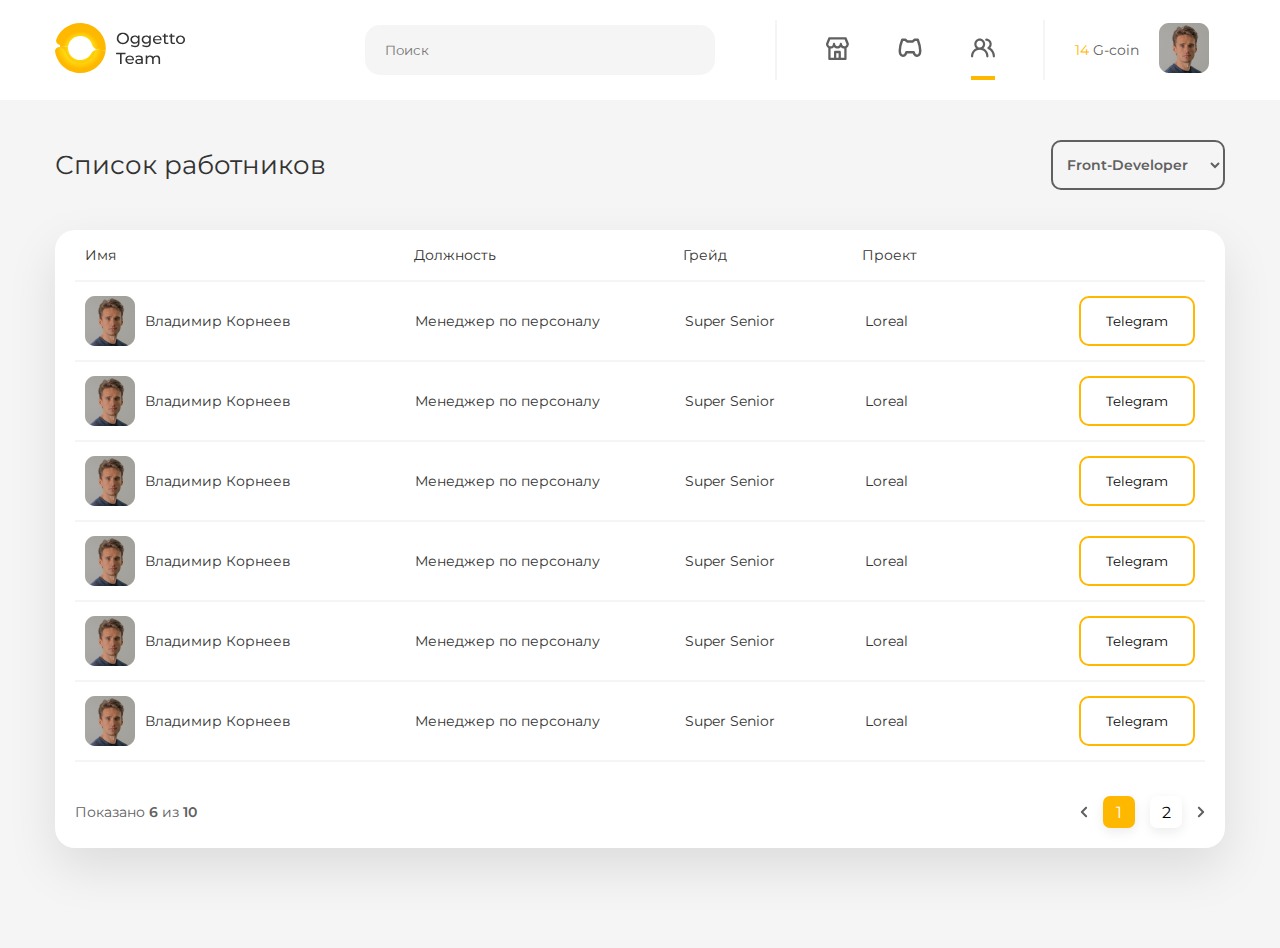
<file: index.html>
<!DOCTYPE html>
<html lang="en">
<head>
    <meta charset="UTF-8">
    <meta http-equiv="X-UA-Compatible" content="IE=edge">
    <meta name="viewport" content="width=device-width, initial-scale=1.0">
    <link rel="stylesheet" href="css/style.css">
    <title>Oggetto</title>
</head>
<body>
    <div class="wrapper">

        <header class="header">
            <div class="container-header">

                <a href="index.html" class="desktop"><img src="img/Logo.svg" alt="" id="logo-pic"></a>
                <input type="text" class="container-header__search search" placeholder="Поиск">
                <nav class="container-header__nav nav-icons">
                    <a href="store.html" ><img src="img/Shop.svg" alt=""></a>
                    <a href="game.html" ><img src="img/Game.svg" alt=""></a>
                    <a href="index.html" class="active-page-link"><img src="img/Users.svg" alt=""></a>
                </nav>
                <div class="container-header__coin g-coin"><span>14</span> G-coin</div>
                <a href="userself.html" class="desktop"><img src="img/Face.png" alt="" id="face-pic"></a>

                <select name="filter-params" class="aside-general__select mobile">
                    <option value="Front-Developer">Front-Developer</option>
                    <option value="Back-Developer">Back-Developer</option>
                    <option value="design">Design</option>
                    <option value="Product-Manager">Product-Manager</option>
                </select>
            </div>
        </header>

        <main class="main-block">
            <section class="main-block__aside aside-general">

                <div class="aside-general__text aside-text">Список работников</div>

                <select name="filter-params" class="aside-general__select">
                    <option value="Front-Developer">Front-Developer</option>
                    <option value="Back-Developer">Back-Developer</option>
                    <option value="design">Design</option>
                    <option value="Product-Manager">Product-Manager</option>
                </select>

            </section>

            <!-- Пользователи список -->
            <section class="main-block__users-section users-section">
                <div class="users-section__titles titles-users">
                    <div class="titles-users__text name-title">Имя</div>
                    <div class="titles-users__text post-title">Должность</div>
                    <div class="titles-users__text grade-title">Грейд</div>
                    <div class="titles-users__text">Проект</div>
                </div>
                <div class="user-line-box">
                    <div class="user-line">
                        <img src="img/Face.png" alt="">
                        <div class="user-line__text-box">
                            <div class="user-line__text user-name"><a href="user.html">Владимир Корнеев</a></div>
                            <div class="user-line__text user-post">Менеджер по персоналу</div>
                            <div class="user-line__text user-grage">Super Senior</div>
                            <div class="user-line__text user-project">Loreal</div>
                        </div>
                        <div class="grow-container"></div>
                        <button class="user-line__button"><span>Telegram</span><img src="img/telegram.svg" alt=""></button>
                    </div>
                    <div class="user-line">
                        <img src="img/Face.png" alt="">
                        <div class="user-line__text-box">
                            <div class="user-line__text user-name"><a href="user.html">Владимир Корнеев</a></div>
                            <div class="user-line__text user-post">Менеджер по персоналу</div>
                            <div class="user-line__text user-grage">Super Senior</div>
                            <div class="user-line__text user-project">Loreal</div>
                        </div>
                        <div class="grow-container"></div>
                        <button class="user-line__button"><span>Telegram</span><img src="img/telegram.svg" alt=""></button>
                    </div>
                    <div class="user-line">
                        <img src="img/Face.png" alt="">
                        <div class="user-line__text-box">
                            <div class="user-line__text user-name"><a href="user.html">Владимир Корнеев</a></div>
                            <div class="user-line__text user-post">Менеджер по персоналу</div>
                            <div class="user-line__text user-grage">Super Senior</div>
                            <div class="user-line__text user-project">Loreal</div>
                        </div>
                        <div class="grow-container"></div>
                        <button class="user-line__button"><span>Telegram</span><img src="img/telegram.svg" alt=""></button>
                    </div>
                    <div class="user-line">
                        <img src="img/Face.png" alt="">
                        <div class="user-line__text-box">
                            <div class="user-line__text user-name"><a href="user.html">Владимир Корнеев</a></div>
                            <div class="user-line__text user-post">Менеджер по персоналу</div>
                            <div class="user-line__text user-grage">Super Senior</div>
                            <div class="user-line__text user-project">Loreal</div>
                        </div>
                        <div class="grow-container"></div>
                        <button class="user-line__button"><span>Telegram</span><img src="img/telegram.svg" alt=""></button>
                    </div>
                    <div class="user-line">
                        <img src="img/Face.png" alt="">
                        <div class="user-line__text-box">
                            <div class="user-line__text user-name"><a href="user.html">Владимир Корнеев</a></div>
                            <div class="user-line__text user-post">Менеджер по персоналу</div>
                            <div class="user-line__text user-grage">Super Senior</div>
                            <div class="user-line__text user-project">Loreal</div>
                        </div>
                        <div class="grow-container"></div>
                        <button class="user-line__button"><span>Telegram</span><img src="img/telegram.svg" alt=""></button>
                    </div>
                    <div class="user-line">
                        <img src="img/Face.png" alt="">
                        <div class="user-line__text-box">
                            <div class="user-line__text user-name"><a href="user.html">Владимир Корнеев</a></div>
                            <div class="user-line__text user-post">Менеджер по персоналу</div>
                            <div class="user-line__text user-grage">Super Senior</div>
                            <div class="user-line__text user-project">Loreal</div>
                        </div>
                        <div class="grow-container"></div>
                        <button class="user-line__button"><span>Telegram</span><img src="img/telegram.svg" alt=""></button>
                    </div>
                    <div class="user-line mobile">
                        <img src="img/Face.png" alt="">
                        <div class="user-line__text-box">
                            <div class="user-line__text user-name"><a href="user.html">Владимир Корнеев</a></div>
                            <div class="user-line__text user-post">Менеджер по персоналу</div>
                            <div class="user-line__text user-grage">Super Senior</div>
                            <div class="user-line__text user-project">Loreal</div>
                        </div>
                        <div class="grow-container"></div>
                        <button class="user-line__button"><span>Telegram</span><img src="img/telegram.svg" alt=""></button>
                    </div>
                    <div class="user-line mobile">
                        <img src="img/Face.png" alt="">
                        <div class="user-line__text-box">
                            <div class="user-line__text user-name"><a href="user.html">Владимир Корнеев</a></div>
                            <div class="user-line__text user-post">Менеджер по персоналу</div>
                            <div class="user-line__text user-grage">Super Senior</div>
                            <div class="user-line__text user-project">Loreal</div>
                        </div>
                        <div class="grow-container"></div>
                        <button class="user-line__button"><span>Telegram</span><img src="img/telegram.svg" alt=""></button>
                    </div>
                    <div class="user-line mobile">
                        <img src="img/Face.png" alt="">
                        <div class="user-line__text-box">
                            <div class="user-line__text user-name"><a href="user.html">Владимир Корнеев</a></div>
                            <div class="user-line__text user-post">Менеджер по персоналу</div>
                            <div class="user-line__text user-grage">Super Senior</div>
                            <div class="user-line__text user-project">Loreal</div>
                        </div>
                        <div class="grow-container"></div>
                        <button class="user-line__button"><span>Telegram</span><img src="img/telegram.svg" alt=""></button>
                    </div>
                    
                    
                </div>

                <!-- счетчик страниц -->
                <div class="users-section__pages pages-aside">
                    <div class="pages-aside__text ">Показано <span>6</span> из <span>10</span></div>
                    <div class="pages-aside__box">
                        <img src="img/left-arrow.svg" alt="">
                        <a href="index.html"><div class="box-pages__number page-active">1</div></a>
                        <a href="index2.html"><div class="box-pages__number">2</div></a>                        
                        <img src="img/right-arrow.svg" alt="">
                    </div>
                </div> 
            </section>

            <!-- Навигация мобильная -->
            <section class="main-block__nav nav-mobile">
                <nav class="nav-mobile__nav nav-icons">
                    <a href="index.html" class="active-page-link"><img src="img/Users.svg" alt=""></a>
                    <a href="store.html" ><img src="img/Shop.svg" alt=""></a>
                    <a href="game.html" ><img src="img/Game.svg" alt=""></a>
                    <a href="userself.html" ><img src="img/mypage.svg" alt=""></a>
                </nav>
            </section>
        </main>
    </div>
</body>
</html>
</file>
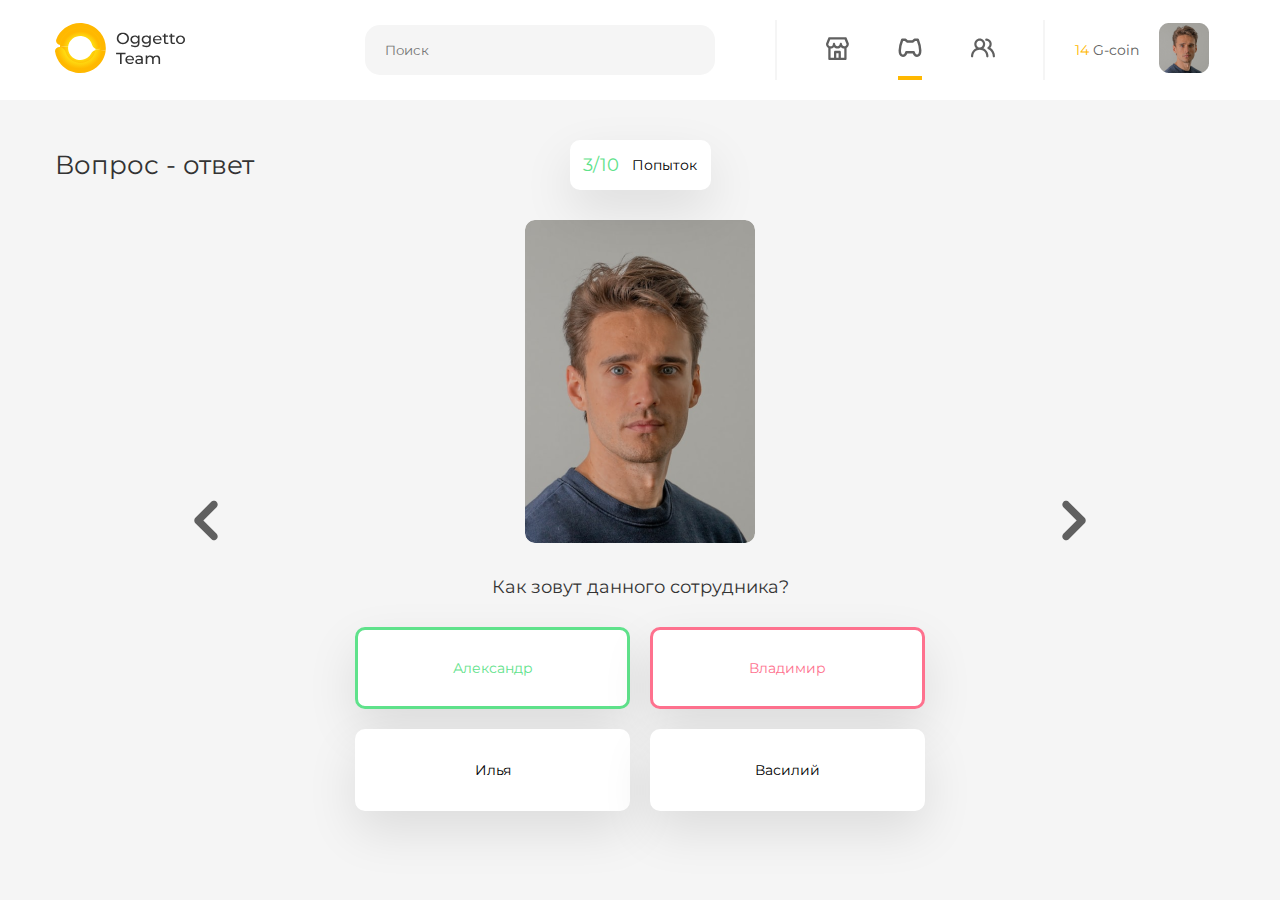
<file: game.html>
<!DOCTYPE html>
<html lang="en">
<head>
    <meta charset="UTF-8">
    <meta http-equiv="X-UA-Compatible" content="IE=edge">
    <meta name="viewport" content="width=device-width, initial-scale=1.0">

    <link rel="stylesheet" href="css/game.css">
    <link rel="stylesheet" href="css/style.css">
    <title>Oggetto</title>
</head>
<body>
    <div class="wrapper">
        <header class="header">
            <div class="container-header">

                <a href="index.html"><img src="img/Logo.svg" alt="" id="logo-pic"></a>
                <input type="text" class="container-header__search search" placeholder="Поиск">
                <nav class="container-header__nav nav-icons">
                    <a href="store.html" ><img src="img/Shop.svg" alt=""></a>
                    <a href="game.html" class="active-page-link"><img src="img/Game.svg" alt=""></a>
                    <a href="index.html"><img src="img/Users.svg" alt=""></a>
                </nav>
                <div class="container-header__coin g-coin"><span>14</span> G-coin</div>
                <a href="userself.html"><img src="img/Face.png" alt="" id="face-pic"></a>
            </div>
        </header>

        <main class="main-block">

            <section class="main-block__game-aside aside-game">

                <div class="aside-text">Вопрос - ответ</div>
                <div class="aside-game__box">
                    <div class="aside-game__amount tasks-amount"><span>3/10</span> Попыток</div>
                </div>

            </section>

            <section class="main-block__picture user-picture">
                <img src="img/left-arrow.svg" alt="" class="arrow-game-pic">
                <img src="img/Face-big.png" alt="" class="face-big-pic">
                <a href="game2.html"><img src="img/right-arrow.svg" alt="" class="arrow-game-pic"></a>
            </section>

            <section class="main-block__answers answers-game">

                <div class="answers-game__text topic-text">Как зовут данного сотрудника?</div>
                <div class="answers-game__box container-unit">
                    <div class="container-unit__block answer-text right-answer">Александр</div>
                    <div class="container-unit__block answer-text wrong-answer">Владимир</div>
                    <div class="container-unit__block answer-text">Илья</div>
                    <div class="container-unit__block answer-text">Василий</div>
                </div>

            </section>

            <section class="main-block__nav nav-mobile">
                <nav class="nav-mobile__nav nav-icons">
                    <a href="index.html" ><img src="img/Users.svg" alt=""></a>
                    <a href="store.html" ><img src="img/Shop.svg" alt=""></a>
                    <a href="game.html" class="active-page-link"><img src="img/Game.svg" alt=""></a>
                    <a href="userself.html" ><img src="img/mypage.svg" alt=""></a>
                </nav>
            </section>
        </main>
    </div>



</body>
</html>
</file>
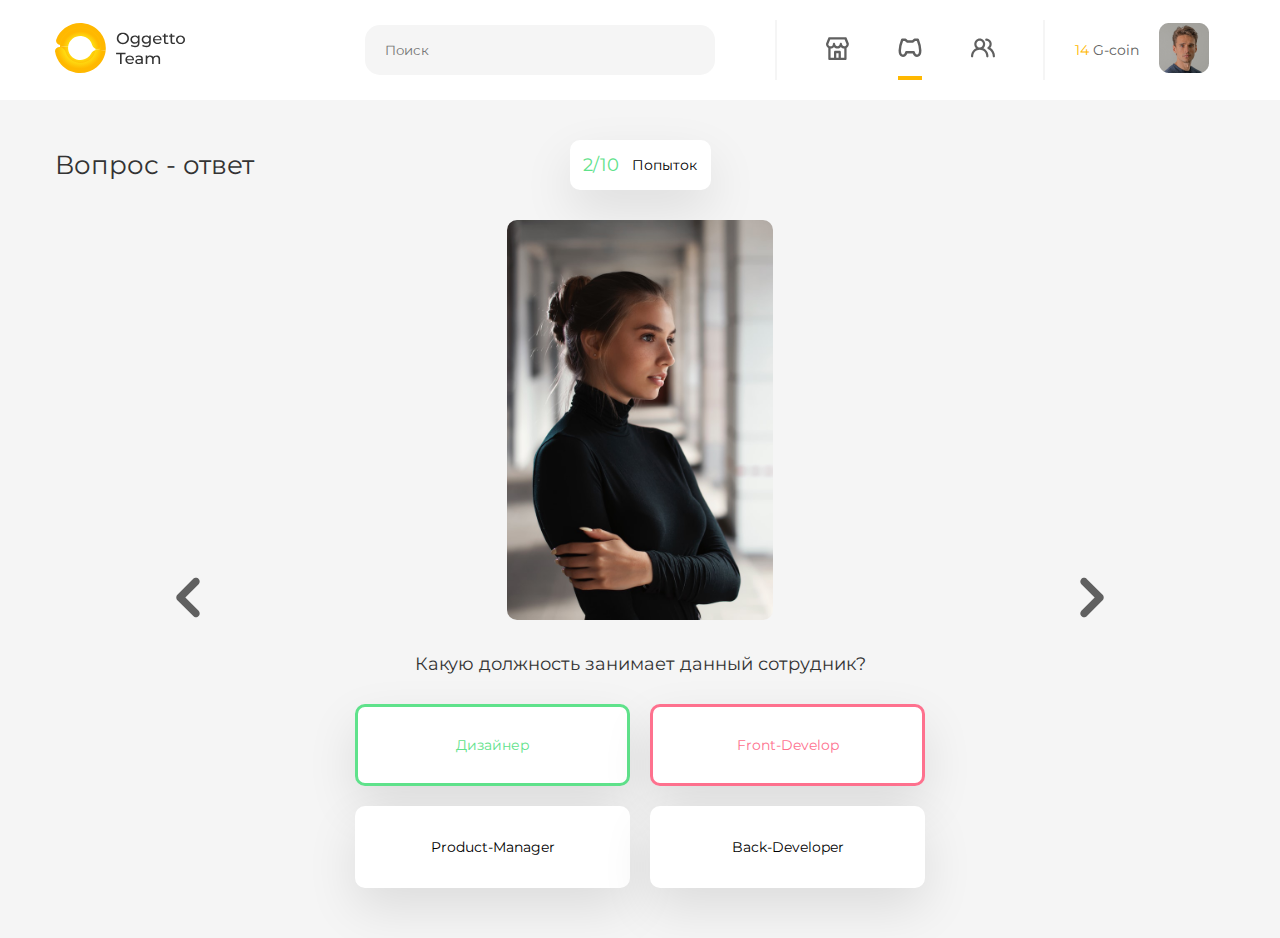
<file: game2.html>
<!DOCTYPE html>
<html lang="en">
<head>
    <meta charset="UTF-8">
    <meta http-equiv="X-UA-Compatible" content="IE=edge">
    <meta name="viewport" content="width=device-width, initial-scale=1.0">
    <link rel="stylesheet" href="css/game.css">
    <link rel="stylesheet" href="css/style.css">
    <title>Oggetto</title>
</head>
<body>
    <div class="wrapper">
        <header class="header">
            <div class="container-header">

                <a href="index.html"><img src="img/Logo.svg" alt="" id="logo-pic"></a>
                <input type="text" class="container-header__search search" placeholder="Поиск">
                <nav class="container-header__nav nav-icons">
                    <a href="store.html" ><img src="img/Shop.svg" alt=""></a>
                    <a href="game.html" class="active-page-link"><img src="img/Game.svg" alt=""></a>
                    <a href="index.html"><img src="img/Users.svg" alt=""></a>
                </nav>
                <div class="container-header__coin g-coin"><span>14</span> G-coin</div>
                <a href="userself.html"><img src="img/Face.png" alt="" id="face-pic"></a>
            </div>
        </header>

        <main class="main-block">

            <section class="main-block__game-aside aside-game">

                <div class="aside-text">Вопрос - ответ</div>
                <div class="aside-game__box">
                    <div class="aside-game__amount tasks-amount"><span>2/10</span> Попыток</div>
                </div>

            </section>

            <section class="main-block__picture user-picture">
                <a href="game.html"><img src="img/left-arrow.svg" alt="" class="arrow-game-pic"></a>
                <img src="img/girl.jpg" alt="" class="face-big-pic">
                <img src="img/right-arrow.svg" alt="" class="arrow-game-pic">
            </section>

            <section class="main-block__answers answers-game">

                <div class="answers-game__text topic-text">Какую должность занимает данный сотрудник?</div>
                <div class="answers-game__box container-unit">
                    <div class="container-unit__block answer-text right-answer">Дизайнер</div>
                    <div class="container-unit__block answer-text wrong-answer">Front-Develop</div>
                    <div class="container-unit__block answer-text">Product-Manager</div>
                    <div class="container-unit__block answer-text">Back-Developer</div>
                </div>

            </section>

            <!-- Мобилка навигация -->
            <section class="main-block__nav nav-mobile">
                <nav class="nav-mobile__nav nav-icons">
                    <a href="index.html" ><img src="img/Users.svg" alt=""></a>
                    <a href="store.html" ><img src="img/Shop.svg" alt=""></a>
                    <a href="game.html" class="active-page-link"><img src="img/Game.svg" alt=""></a>
                    <a href="userself.html" ><img src="img/mypage.svg" alt=""></a>
                </nav>
            </section>
        </main>
    </div>



</body>
</html>
</file>
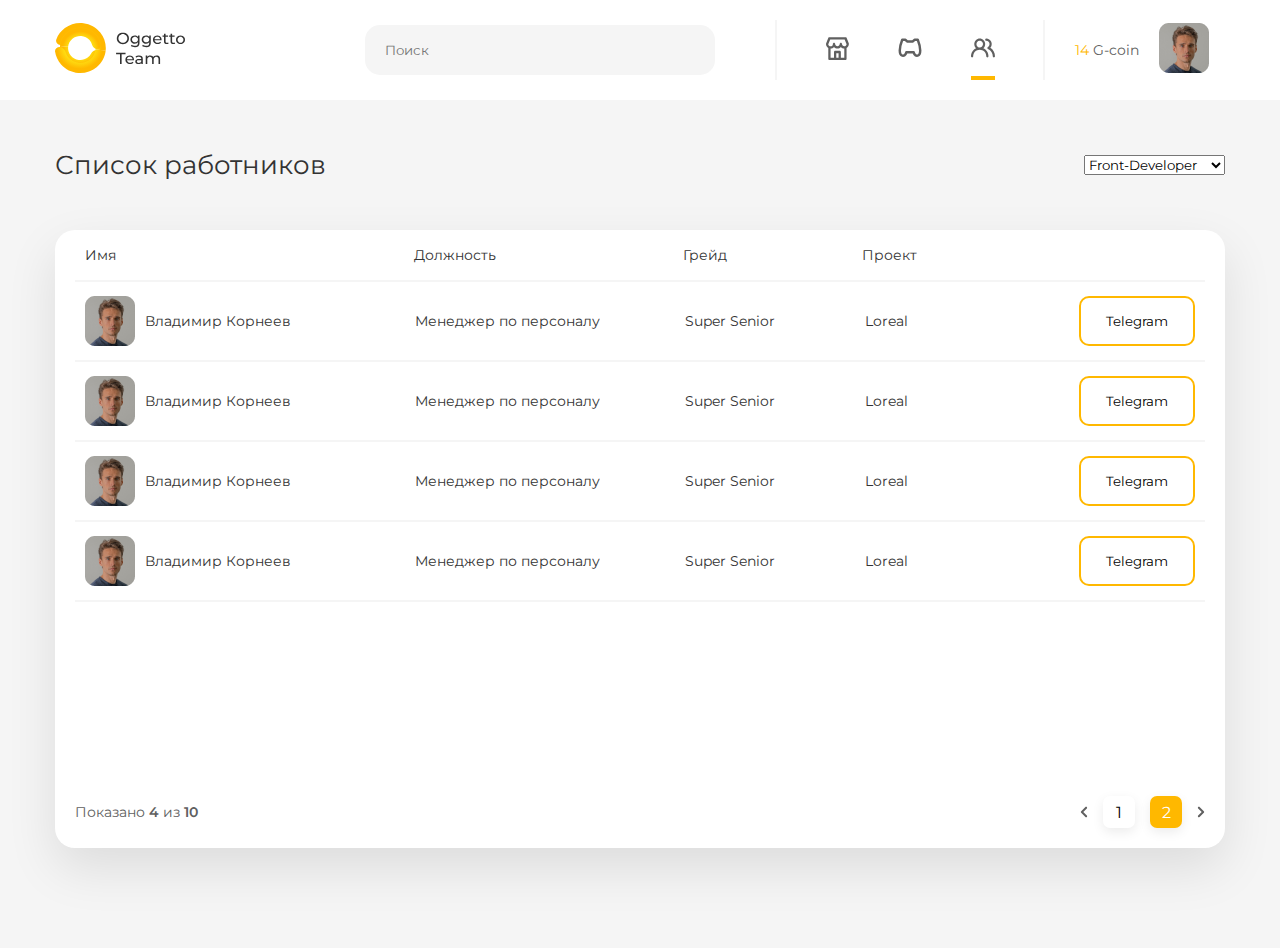
<file: index2.html>
<!DOCTYPE html>
<html lang="en">
<head>
    <meta charset="UTF-8">
    <meta http-equiv="X-UA-Compatible" content="IE=edge">
    <meta name="viewport" content="width=device-width, initial-scale=1.0">
    <link rel="stylesheet" href="css/style.css">
    <title>Oggetto</title>
</head>
<body>
    <div class="wrapper">

        <header class="header">
            <div class="container-header">

                <a href="index.html"><img src="img/Logo.svg" alt="" id="logo-pic"></a>
                <input type="text" class="container-header__search search" placeholder="Поиск">
                <nav class="container-header__nav nav-icons">
                    <a href="store.html" ><img src="img/Shop.svg" alt=""></a>
                    <a href="game.html" ><img src="img/Game.svg" alt=""></a>
                    <a href="index.html" class="active-page-link"><img src="img/Users.svg" alt=""></a>
                </nav>
                <div class="container-header__coin g-coin"><span>14</span> G-coin</div>
                <a href="userself.html"><img src="img/Face.png" alt="" id="face-pic"></a>
            </div>
        </header>

        <main class="main-block">
            <section class="main-block__aside aside-general">

                <div class="aside-general__text aside-text">Список работников</div>

                <select name="filter-params" id="aside-general__select">
                    <option value="Front-Developer">Front-Developer</option>
                    <option value="Back-Developer">Back-Developer</option>
                    <option value="design">Design</option>
                    <option value="Product-Manager">Product-Manager</option>
                </select>

            </section>

            <!-- Пользователи список -->
            <section class="main-block__users-section users-section">
                <div class="users-section__titles titles-users">
                    <div class="titles-users__text name-title">Имя</div>
                    <div class="titles-users__text post-title">Должность</div>
                    <div class="titles-users__text grade-title">Грейд</div>
                    <div class="titles-users__text">Проект</div>
                </div>
                <div class="user-line-box">
                    <div class="user-line">
                        <img src="img/Face.png" alt="">
                        <div class="user-line__text user-name"><a href="user.html">Владимир Корнеев</a></div>
                        <div class="user-line__text user-post">Менеджер по персоналу</div>
                        <div class="user-line__text user-grage">Super Senior</div>
                        <div class="user-line__text user-project">Loreal</div>
                        <div class="grow-container"></div>
                        <button class="user-line__button">Telegram</button>
                    </div>
                    <div class="user-line">
                        <img src="img/Face.png" alt="">
                        <div class="user-line__text user-name"><a href="user.html">Владимир Корнеев</a></div>
                        <div class="user-line__text user-post">Менеджер по персоналу</div>
                        <div class="user-line__text user-grage">Super Senior</div>
                        <div class="user-line__text user-project">Loreal</div>
                        <div class="grow-container"></div>
                        <button class="user-line__button">Telegram</button>
                    </div>
                    <div class="user-line">
                        <img src="img/Face.png" alt="">
                        <div class="user-line__text user-name"><a href="user.html">Владимир Корнеев</a></div>
                        <div class="user-line__text user-post">Менеджер по персоналу</div>
                        <div class="user-line__text user-grage">Super Senior</div>
                        <div class="user-line__text user-project">Loreal</div>
                        <div class="grow-container"></div>
                        <button class="user-line__button">Telegram</button>
                    </div>
                    <div class="user-line">
                        <img src="img/Face.png" alt="">
                        <div class="user-line__text user-name"><a href="user.html">Владимир Корнеев</a></div>
                        <div class="user-line__text user-post">Менеджер по персоналу</div>
                        <div class="user-line__text user-grage">Super Senior</div>
                        <div class="user-line__text user-project">Loreal</div>
                        <div class="grow-container"></div>
                        <button class="user-line__button">Telegram</button>
                    </div>
                   
                    
                </div>

                <div class="users-section__pages pages-aside">
                    <div class="pages-aside__text ">Показано <span>4</span> из <span>10</span></div>
                    <div class="pages-aside__box">
                        <img src="img/left-arrow.svg" alt="">
                        <a href="index.html"><div class="box-pages__number ">1</div></a>
                        <a href="index2.html"><div class="box-pages__number page-active">2</div></a>                         
                        <img src="img/right-arrow.svg" alt="">
                    </div>
                </div> 
            </section>
        </main>
    </div>
</body>
</html>
</file>
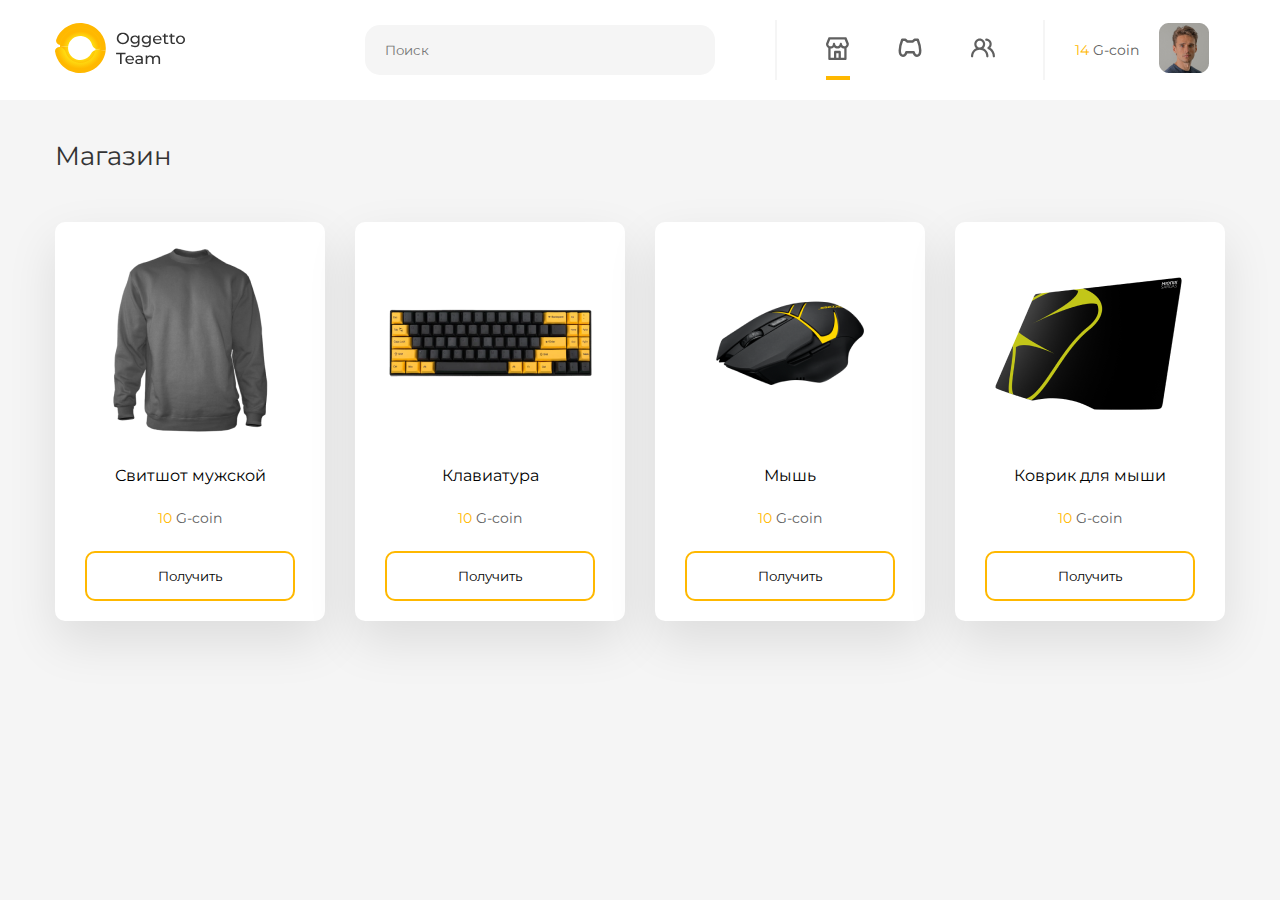
<file: store.html>
<!DOCTYPE html>
<html lang="en">
<head>
    <meta charset="UTF-8">
    <meta http-equiv="X-UA-Compatible" content="IE=edge">
    <meta name="viewport" content="width=device-width, initial-scale=1.0">
    <link rel="stylesheet" href="css/style.css">
    <link rel="stylesheet" href="css/store.css">
    <title>Document</title>
</head>
<body>
    
    <div class="wrapper">
        <header class="header">
            <div class="container-header">

                <a href="index.html"><img src="img/Logo.svg" alt="" id="logo-pic"></a>
                <input type="text" class="container-header__search search" placeholder="Поиск">
                <nav class="container-header__nav nav-icons">
                    <a href="store.html" class="active-page-link"><img src="img/Shop.svg" alt=""></a>
                    <a href="game.html" ><img src="img/Game.svg" alt=""></a>
                    <a href="index.html"><img src="img/Users.svg" alt=""></a>
                </nav>
                <div class="container-header__coin g-coin"><span>14</span> G-coin</div>
                <a href="userself.html"><img src="img/Face.png" alt="" id="face-pic"></a>
            </div>
        </header>

        <main class="main-block">
            <section class="main-block__store-aside aside-store">
                <div class="aside-text">Магазин</div>
            </section>

            <section class="card-container">

                <div class="card-container__card store-card">
                    <div class="store-card__pic ">
                        <img src="img/sweetshot.png" alt="">
                    </div>
                    <div>Свитшот мужской</div>
                    <div class="store-card__coin g-coin"><span>10</span> G-coin</div>
                    <button class="store-card__button">Получить</button>
                </div>
                <div class="card-container__card store-card">
                    <div class="store-card__pic ">
                        <img src="img/keybord.png" alt="">
                    </div>
                    <div>Клавиатура</div>
                    <div class="store-card__coin g-coin"><span>10</span> G-coin</div>
                    <button class="store-card__button">Получить</button>
                </div>
                <div class="card-container__card store-card">
                    <div class="store-card__pic ">
                        <img src="img/mouse.png" alt="">
                    </div>
                    <div>Мышь</div>
                    <div class="store-card__coin g-coin"><span>10</span> G-coin</div>
                    <button class="store-card__button">Получить</button>
                </div>
                <div class="card-container__card store-card">
                    <div class="store-card__pic ">
                        <img src="img/carpet.png" alt="">
                    </div>
                    <div>Коврик для мыши</div>
                    <div class="store-card__coin g-coin"><span>10</span> G-coin</div>
                    <button class="store-card__button">Получить</button>
                </div>


            </section>

            <!-- Навигация мобильная -->
            <section class="main-block__nav nav-mobile">
                <nav class="nav-mobile__nav nav-icons">
                    <a href="index.html" ><img src="img/Users.svg" alt=""></a>
                    <a href="store.html" class="active-page-link"><img src="img/Shop.svg" alt=""></a>
                    <a href="game.html" ><img src="img/Game.svg" alt=""></a>
                    <a href="userself.html" ><img src="img/mypage.svg" alt=""></a>
                </nav>
            </section>
        </main>
    </div>
</body>
</html>
</file>
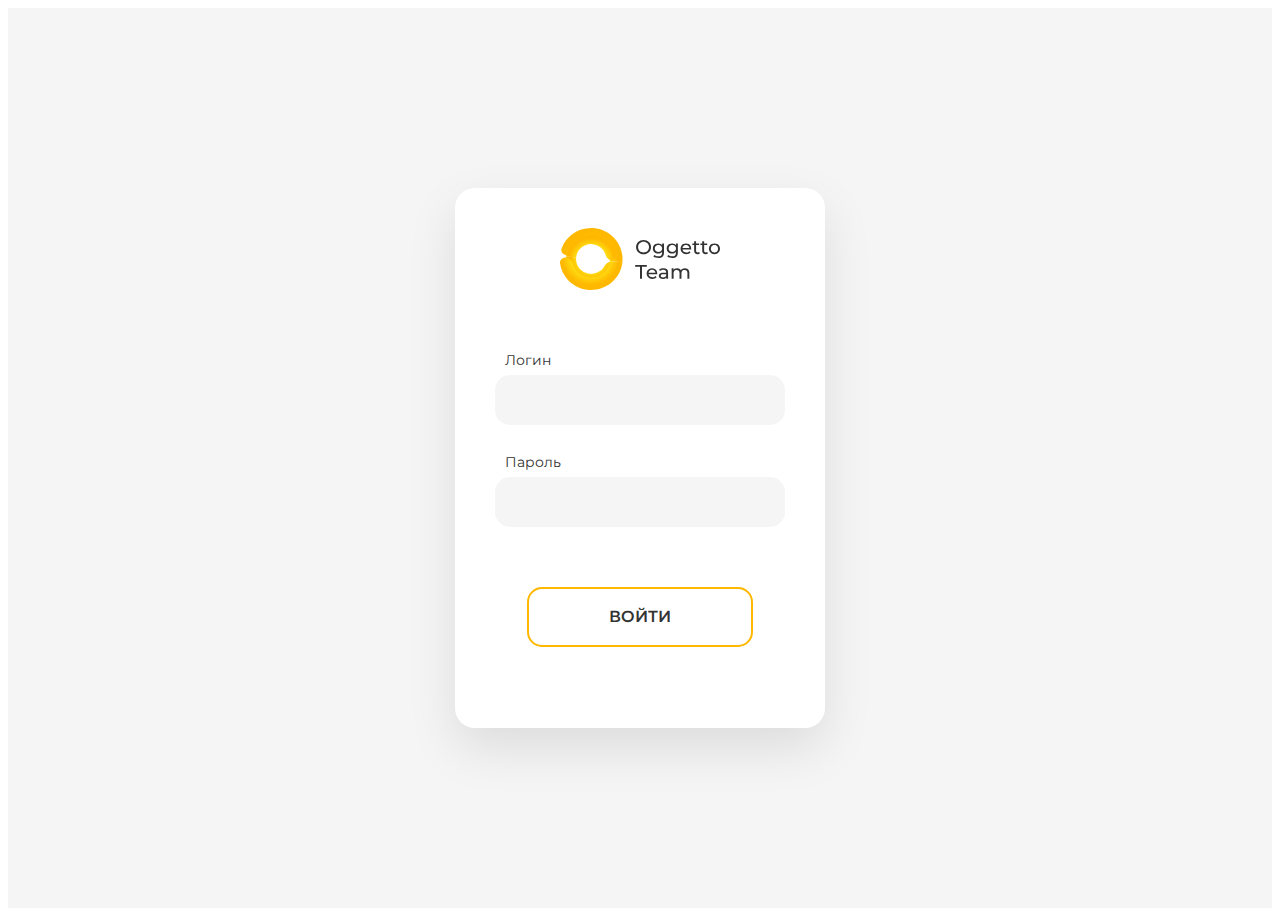
<file: strat.html>
<!DOCTYPE html>
<html lang="en">
<head>
    <meta charset="UTF-8">
    <meta http-equiv="X-UA-Compatible" content="IE=edge">
    <meta name="viewport" content="width=device-width, initial-scale=1.0">
    <link rel="stylesheet" href="css/start.css">
    <title>Oggetto</title>
</head>
<body>
    <div class="wrapper">

        <!-- белый прямоугольник  -->
        <section class="container">

            <!-- контейнер с лого оджетто -->
            <div class="container__logo logo-container">
                <img src="img/Logo.svg" alt="">
            </div>

            <div class="container__login input-box">
                <div class="input-box__text">Логин</div>
                <input type="text" class="input-box__input">
            </div>

            <div class="container__password input-box">
                <div class="input-box__text">Пароль</div>
                <input type="text" class="input-box__input">
            </div>

            <button class="container-button button-login"> ВОЙТИ </button>
            
        </section>
    </div>
</body>
</html>
</file>
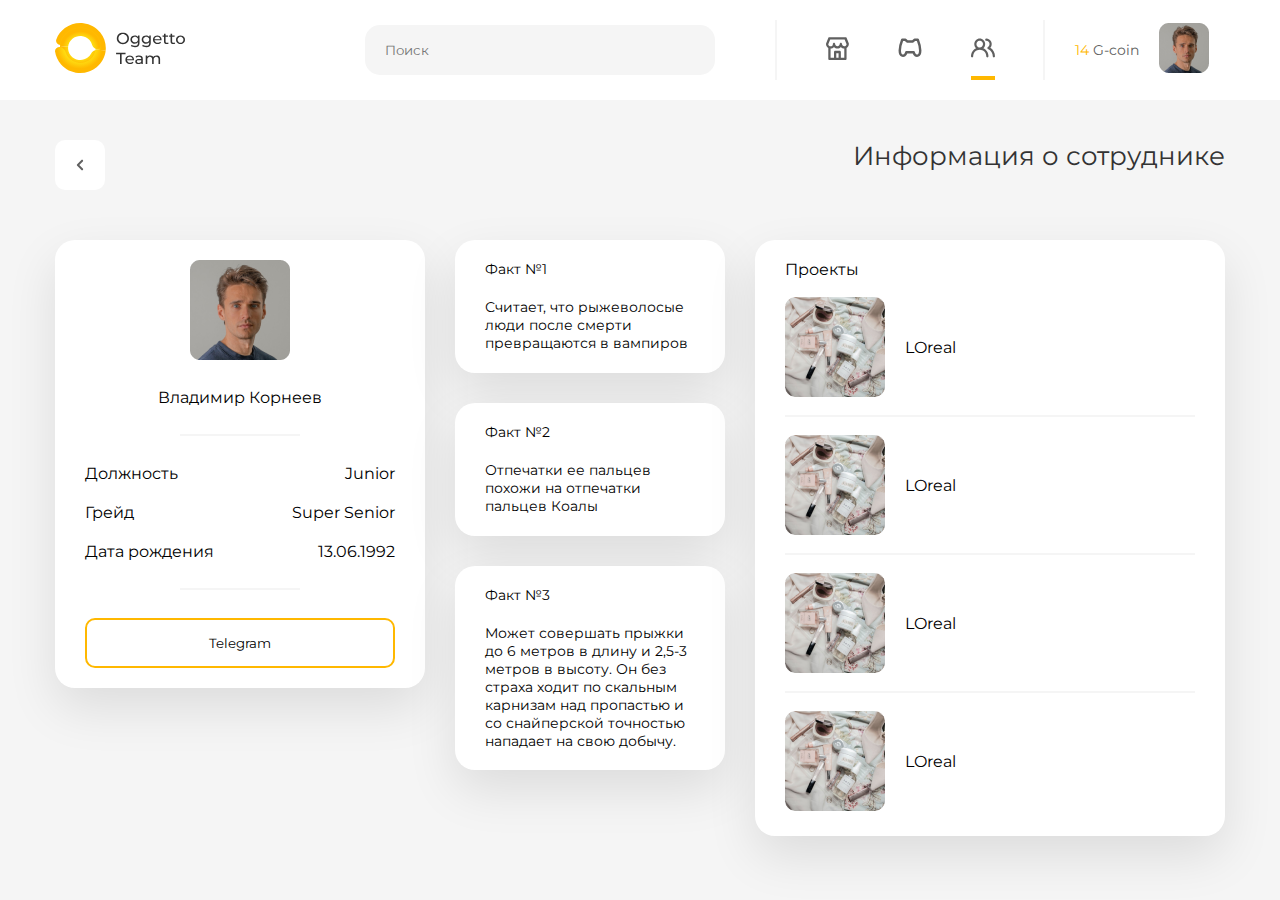
<file: user.html>
<!DOCTYPE html>
<html lang="en">
<head>
    <meta charset="UTF-8">
    <meta http-equiv="X-UA-Compatible" content="IE=edge">
    <meta name="viewport" content="width=device-width, initial-scale=1.0">
    <link rel="stylesheet" href="css/style.css">
    <link rel="stylesheet" href="css/user.css">
    <title>Document</title>
</head>
<body>

    <div class="wrapper">
        <header class="header">
            <div class="container-header">

                <a href="index.html"><img src="img/Logo.svg" alt="" id="logo-pic"></a>
                <input type="text" class="container-header__search search" placeholder="Поиск">
                <nav class="container-header__nav nav-icons">
                    <a href="store.html" ><img src="img/Shop.svg" alt=""></a>
                    <a href="game.html" ><img src="img/Game.svg" alt=""></a>
                    <a href="index.html" class="active-page-link"><img src="img/Users.svg" alt=""></a>
                </nav>
                <div class="container-header__coin g-coin"><span>14</span> G-coin</div>
                <a href="userself.html"><img src="img/Face.png" alt="" id="face-pic"></a>
            </div>
        </header>

        <main class="main-block">
            <section class="main-block__user-aside aside-user">
                <a href="index.html">
                    <div class="aside-user__back mobile">
                        <img src="img/left-arrow.svg" alt="">
                    </div>
                </a>
                <div class="aside-text">Информация о сотруднике</div>
            </section>

            <section class="main-block__user-info user-info-block">

                <div class="user-block__card card-user-box">
                    <img src="img/Face-1-1.png" alt="" class="card-user-box__picture">
                    <div>Владимир Корнеев</div>
                    <span class="short-line"></span>
                    <div class="card-user-box__form">

                        <div class="card-user-box__form-item">
                            <div>Должность</div>
                            <div>Junior</div>
                        </div>

                        <div class="card-user-box__form-item">
                            <div>Грейд</div>
                            <div>Super Senior</div>
                        </div>

                        <div class="card-user-box__form-item"> 
                            <div>Дата рождения</div>
                            <div>13.06.1992</div>
                        </div>

                    </div>
                    <span class="short-line"></span>
                    <button class="card-user-box__button">Telegram</button>
                </div>

                <div class="user-block__facts facts-block">
                    <div class="facts-block__fact">
                        <p>Факт №1</p>
                        <p>Считает, что рыжеволосые люди после смерти превращаются в вампиров</p>
                    </div>
                    <div class="facts-block__fact">
                        <p>Факт №2</p>
                        <p>Отпечатки ее пальцев похожи на отпечатки пальцев Коалы</p>
                    </div>
                    <div class="facts-block__fact">
                        <p>Факт №3</p>
                        <p>Может совершать прыжки до 6 метров в длину и 2,5-3 метров в высоту. Он без страха ходит по скальным карнизам над пропастью и со снайперской точностью нападает на свою добычу.</p>
                    </div>
                </div>

                <div class="user-block__projects projects-box">
                    <div>Проекты</div>
                    <div class="projects-box__img-text">
                        <img src="img/user-pic.png" alt="">
                        <div>LOreal</div>
                    </div>
                    <span class="long-line"></span>
                    <div class="projects-box__img-text">
                        <img src="img/user-pic.png" alt="">
                        <div>LOreal</div>
                    </div>
                    <span class="long-line"></span>
                    <div class="projects-box__img-text">
                        <img src="img/user-pic.png" alt="">
                        <div>LOreal</div>
                    </div>
                    <span class="long-line"></span>
                    <div class="projects-box__img-text">
                        <img src="img/user-pic.png" alt="">
                        <div>LOreal</div>
                    </div>

                </div>
            </section>

            <!-- Мобилка навигация -->
            <section class="main-block__nav nav-mobile">
                <nav class="nav-mobile__nav nav-icons">
                    <a href="index.html" ><img src="img/Users.svg" alt=""></a>
                    <a href="store.html" ><img src="img/Shop.svg" alt=""></a>
                    <a href="game.html" ><img src="img/Game.svg" alt=""></a>
                    <a href="userself.html" class="active-page-link"><img src="img/mypage.svg" alt=""></a>
                </nav>
            </section>
        </main>
    </div>
</body>
</html>
</file>
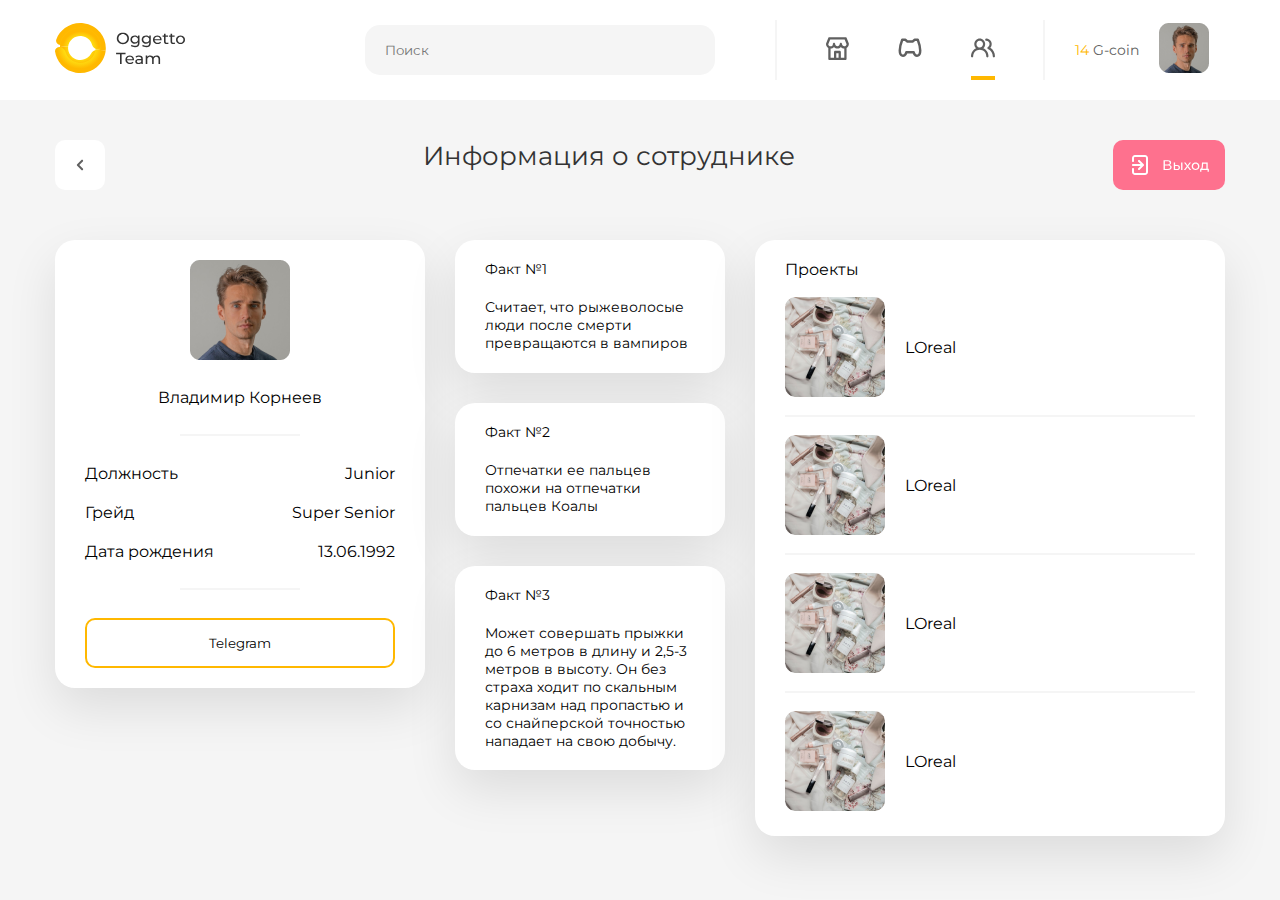
<file: userself.html>
<!DOCTYPE html>
<html lang="en">
<head>
    <meta charset="UTF-8">
    <meta http-equiv="X-UA-Compatible" content="IE=edge">
    <meta name="viewport" content="width=device-width, initial-scale=1.0">
    <link rel="stylesheet" href="css/style.css">
    <link rel="stylesheet" href="css/user.css">
    <title>Document</title>
</head>
<body>

    <div class="wrapper">
        <header class="header">
            <div class="container-header">

                <a href="index.html"><img src="img/Logo.svg" alt="" id="logo-pic"></a>
                <input type="text" class="container-header__search search" placeholder="Поиск">
                <nav class="container-header__nav nav-icons">
                    <a href="store.html" ><img src="img/Shop.svg" alt=""></a>
                    <a href="game.html" ><img src="img/Game.svg" alt=""></a>
                    <a href="index.html" class="active-page-link"><img src="img/Users.svg" alt=""></a>
                </nav>
                <div class="container-header__coin g-coin"><span>14</span> G-coin</div>
                <a href="userself.html"><img src="img/Face.png" alt="" id="face-pic"></a>
            </div>
        </header>

        <main class="main-block">
            <section class="main-block__user-aside aside-user">
                <a href="index.html" class="margin-right">
                    <div class="aside-user__back mobile">
                        <img src="img/left-arrow.svg" alt="">
                    </div>
                </a>
                <div class="aside-text">Информация о сотруднике</div>
                <div class="aside-user__exit">
                    <img src="img/out.svg" alt="">
                </div>
                <div class="aside-user__exit mobile">
                    <img src="img/Logout_mini.svg" alt="">
                </div>
            </section>

            <section class="main-block__user-info user-info-block">

                <div class="user-block__card card-user-box">
                    <img src="img/Face-1-1.png" alt="" class="card-user-box__picture">
                    <div>Владимир Корнеев</div>
                    <span class="short-line"></span>
                    <div class="card-user-box__form">

                        <div class="card-user-box__form-item">
                            <div>Должность</div>
                            <div>Junior</div>
                        </div>

                        <div class="card-user-box__form-item">
                            <div>Грейд</div>
                            <div>Super Senior</div>
                        </div>

                        <div class="card-user-box__form-item"> 
                            <div>Дата рождения</div>
                            <div>13.06.1992</div>
                        </div>

                    </div>
                    <span class="short-line"></span>
                    <button class="card-user-box__button">Telegram</button>
                </div>

                <div class="user-block__facts facts-block">
                    <div class="facts-block__fact">
                        <p>Факт №1</p>
                        <p>Считает, что рыжеволосые люди после смерти превращаются в вампиров</p>
                    </div>
                    <div class="facts-block__fact">
                        <p>Факт №2</p>
                        <p>Отпечатки ее пальцев похожи на отпечатки пальцев Коалы</p>
                    </div>
                    <div class="facts-block__fact">
                        <p>Факт №3</p>
                        <p>Может совершать прыжки до 6 метров в длину и 2,5-3 метров в высоту. Он без страха ходит по скальным карнизам над пропастью и со снайперской точностью нападает на свою добычу.</p>
                    </div>
                </div>

                <div class="user-block__projects projects-box">
                    <div>Проекты</div>
                    <div class="projects-box__img-text">
                        <img src="img/user-pic.png" alt="">
                        <div>LOreal</div>
                    </div>
                    <span class="long-line"></span>
                    <div class="projects-box__img-text">
                        <img src="img/user-pic.png" alt="">
                        <div>LOreal</div>
                    </div>
                    <span class="long-line"></span>
                    <div class="projects-box__img-text">
                        <img src="img/user-pic.png" alt="">
                        <div>LOreal</div>
                    </div>
                    <span class="long-line"></span>
                    <div class="projects-box__img-text">
                        <img src="img/user-pic.png" alt="">
                        <div>LOreal</div>
                    </div>

                </div>
            </section>

            <!-- Мобилка навигация -->
            <section class="main-block__nav nav-mobile">
                <nav class="nav-mobile__nav nav-icons">
                    <a href="index.html" ><img src="img/Users.svg" alt=""></a>
                    <a href="store.html" ><img src="img/Shop.svg" alt=""></a>
                    <a href="game.html" ><img src="img/Game.svg" alt=""></a>
                    <a href="userself.html" class="active-page-link"><img src="img/mypage.svg" alt=""></a>
                </nav>
            </section>
        </main>
    </div>
</body>
</html>
</file>
<file: css/style.css>
*{
    box-sizing: border-box;
    font-family: 'Montserrat';
}

a{
    text-decoration: none;
    color: unset;
}

@font-face {
    font-family: "Montserrat";
    src: url(../fonts/Montserrat-Regular.ttf);
    font-weight: regular;
    font-style: normal;
}
@font-face {
    font-family: "Montserrat";
    src: url(../fonts/Montserrat-SemiBold.ttf);
    font-weight: 600;
    font-style: normal;
}

body{
    margin: 0;
}

.wrapper{
    background-color: #F5F5F5;
    min-height: 100vh;
    display: flex;
    flex-direction: column;
    padding-bottom: 50px;
}


/* header */
.header{
    height: 100px;
    background-color: white;
    display: flex;
    justify-content: center;
}

.container-header{
    max-width: 1170px;
    width: 100%;
    display: flex;
    align-items: center;
}

#logo-pic{
    width: 130px;
    margin-right: 180px;
    cursor: pointer;
}

.container-header__search{
    margin-right: 60px;
}

.search{
    background-color: #F5F5F5;
    border: 0;
    border-radius: 15px;
    width: 350px;
    height: 50px;
    padding-left: 20px;
}

.container-header__nav{
    margin-right: 30px;
}

.nav-icons{
    width: 270px;
    height: 60px;
    border-left: 2px solid #F5F5F5;
    border-right: 2px solid #F5F5F5;
    
    display: flex;
    align-items: center;
    justify-content: space-evenly;
}

.nav-icons a{
    text-decoration: none;
    height: 60px;
    display: flex;
    align-items: center;
    border-bottom: 4px solid transparent;
    
}

.active-page-link{
    border-bottom: 4px solid #FFB800 !important;
}

.nav-icons img{
    width: 24px;
    cursor: pointer;
}

.container-header__coin{
    margin-right: 20px;
}



.g-coin{
    font-weight: 500;
    font-size: 14px;
    color: #606060;
}

.g-coin span{
    color: #FFB800;
}

#face-pic{
    position: relative;
    right: 0;
    cursor: pointer;
}



/* конец header */

.main-block{
    width: 1170px;
    margin: 0 auto;
    padding-top: 40px;
    display: flex;
    flex-direction: column;
    align-items: center;
    position: relative;
}

.aside-general{
    display: flex;
    justify-content: space-between;
    align-items: center;
    height: 50px;
    margin-bottom: 40px;
    width: 100%;
}

.aside-text{
    font-family: 'Montserrat';
    font-style: normal;
    font-weight: 400;
    font-size: 26px;
    line-height: 32px;
    color: #333333;
}

.aside-general__select{
    min-width: 130px;
    height: 50px;
    border: 2px solid #606060;
    border-radius: 10px;
    background-color: #F5F5F5;
    padding: 0 10px;

    font-family: 'Montserrat';
    font-style: normal;
    font-weight: 600;
    font-size: 14px;
    line-height: 20px;
    color: #606060;
}

.users-section{
    width: 100%;
    height: 618px;
    margin-bottom: 50px;

    background: #FFFFFF;
    box-shadow: 0px 20px 50px rgba(0, 0, 0, 0.1);
    border-radius: 20px;
    padding: 0 20px 20px 20px;

    display: flex;
    flex-direction: column;
}

.titles-users{
    display: flex;
    align-items: center;
    height: 52px;
    padding-left: 10px;
    border-bottom: 2px solid #F5F5F5;
}

.titles-users__text{
    font-family: 'Montserrat';
    font-style: normal;
    font-weight: 500;
    font-size: 14px;
    line-height: 17px;
    color: #333333;
}

.name-title{
    margin-right: 298px;
}

.post-title{
    margin-right: 187px;
}

.grade-title{
    margin-right: 135px;
}

.user-line-box{
    margin-bottom: 20px;
    flex: 1 0;
}

.user-line{
    display: flex;
    align-items: center;
    position: relative;

    height: 80px;
    border-bottom: 2px solid #F5F5F5;
    padding: 0 10px;
}



.user-line img{
    width: 50px;
    object-fit: contain;
    margin-right: 10px;
}

.user-line__text-box{
    display: flex;
}

.user-line__text{
    font-family: 'Montserrat';
    font-style: normal;
    font-weight: 400;
    font-size: 14px;
    line-height: 20px;

    color: #333333;
}

.user-line__text a{
    text-decoration: none;
    color: unset;
}

.user-name{
    width: 270px;
    cursor: pointer;
}

.user-post{
    width: 270px;
}

.user-grage{
    width: 180px;
}

.grow-container{
    flex-grow: 1;
}

.user-line__button{
    width: 116px;
    height: 50px;
    border: 2px solid #FFB800;
    border-radius: 10px;
    background-color: white;
    cursor: pointer;
}

.user-line__button img{
    display: none;
}

/* pages-aside */
.pages-aside{
    display: flex;
    justify-content: space-between;
    align-items: center;
}

.pages-aside__box{
    display: flex;
    gap: 15px;
}

.pages-aside__box img{
    cursor: pointer;
}

.pages-aside__text{
    font-family: 'Montserrat';
    font-style: normal;
    font-weight: 400;
    font-size: 14px;
    line-height: 20px;
    color: #606060;
}

.pages-aside__text span{
    font-weight: bold;
}

.box-pages__number{
    display: flex;
    justify-content: center;
    align-items: center;
    width: 32px;
    height: 32px;
    background: #FFFFFF;
    box-shadow: 0px 4px 12px rgba(0, 0, 0, 0.08);
    border-radius: 7px;
    cursor: pointer;

    font-family: 'Montserrat';
}

.box-pages__number.page-active{
    background: #FFB800;
    color: #FFFFFF;
}

.mobile{
    display: none;
}

.main-block__nav{
    display: none;
    position: fixed;
    bottom: 0;
}


@media screen and (max-width:1189px) {
    
    .wrapper{
        padding-bottom: 80px;
    }

    .header{
        background-color: unset;
        height: 70px;
    }

    #logo-pic{
        display: none;
    }

    .container-header{
        width: 90%;
        gap: 10px;
    }

    .container-header__nav{
        display: none;
    }

    .container-header__coin{
        display: none;
    }

    #face-pic{
        display: none;
    }

    .mobile.aside-general__select{
        display: unset;
        background-color: #FFFFFF;
        border: unset;
        width: 115px;
        min-width: unset;
        padding: 0 0 0 10px ;
        font-size: 10px;
    }

    .desktop{
        display: none;
    }

    .aside-general__select{
        display: none;
    }

    .search{
        background-color: #FFFFFF;
        width: unset;
        margin-right: unset;
        flex: 1 0;
    }

    .main-block{
        padding-top: unset;
        width: 90%;
        flex: 1;
    }

    .aside-text{
        font-size: 16px;
    }

    .aside-general{
        height: unset;
    }

    .main-block__aside{
        margin-bottom: 15px;
    }

    .users-section{
        padding: 0 12px 12px 12px;
        margin-bottom: 0;
        height: 480px;
        flex: 1;
    }

    .users-section__titles{
        display: none;
    }

    .user-line{
        padding: 0;
    }

    .user-line-box{
        margin-bottom: 0;
        overflow: scroll;
    }

    .user-line-box::-webkit-scrollbar {
        width: 0;
    }

    .user-line__text-box{
        flex-wrap: wrap;
        align-items: center;
    }

    .user-line__text{
        font-size: 10px;
        line-height: unset;
        margin-right: 5px;
    }

    .user-name{
        width: unset;
        line-height: 30px;
        font-size: 14px;
    }

    .user-post {
        width: unset;
    }

    .user-grage {
        width: unset;
    }

    .user-line__button{
        width: unset; 
        height: unset;
        border: none;
        border-radius: unset;
        padding: 0;
    }

    .user-line__button img{
        display: unset;
        width: unset;
        margin-right: 0;
    }

    .user-line__button span{
        display: none;
    }

    .users-section__pages{
        display: none;
    }

    .main-block__nav{
        display: unset;
        
    }

    .mobile.user-line{
        display: flex;
    }

    /* footer */

    .nav-mobile{
        max-width: 100vw;
        width: 100%;
        height: 70px;
        background: #FFFFFF;
        box-shadow: 0px -4px 15px rgba(0, 0, 0, 0.1);
        border-radius: 20px 20px 0 0;
    }

    .nav-icons{
        border: none;
        width: unset;
        height: 70px;
    }

   

}
</file>
<file: css/game.css>
.main-block__game-aside{
    margin-bottom: 30px;
}

.aside-game{
    display: flex;
    align-items: center;
    position: relative;
    height: 50px;
    width: 100%;
}

.aside-game__box{
    display: flex;
    align-items: center;
    position: absolute;
    width: 100%;
    justify-content: center;
}

.tasks-amount{
    width: 141px;
    height: 50px;
    background: #FFFFFF;
    box-shadow: 0px 20px 50px rgba(0, 0, 0, 0.1);
    border-radius: 10px;

    display: flex;
    justify-content: space-evenly;
    align-items: center;
    font-family: 'Montserrat';
    font-size: 14px;
}

.tasks-amount span{
    font-style: normal;
    font-weight: 500;
    font-size: 18px;
    line-height: 20px;
    color: #5FE28B;
}

.arrow-game-pic{
    width: 30px;
    cursor: pointer;
}

.face-big-pic{
    max-height: 400px;
    margin: 0 300px;
    border-radius: 10px;
}

.user-picture{
    margin-bottom: 30px;
}

.answers-game{
    display: flex;
    flex-direction: column;
}

.topic-text{
    font-family: 'Montserrat';
    font-style: normal;
    font-weight: 500;
    font-size: 18px;
    line-height: 20px;
    color: #333333;

    margin-bottom: 30px;
    text-align: center;
}

.container-unit{
    display: flex;
    flex-wrap: wrap;
    width: 570px;
    gap: 20px;
}

.answer-text{
    display: flex;
    justify-content: center;
    align-items: center;
    width: 270px;
    height: 82px;
    flex-grow: 1;
    background: #FFFFFF;
    box-shadow: 0px 20px 50px rgba(0, 0, 0, 0.1);
    border-radius: 10px;
    cursor: pointer;

    font-family: 'Montserrat';
    font-style: normal;
    font-weight: 400;
    font-size: 14px;
    line-height: 20px;
    text-align: center;
    color: #000000;
}

.answer-text.right-answer{
    border: 3px solid #5FE28B;
    color: #5FE28B;
}
.answer-text.wrong-answer{
    border: 3px solid #FE718E;
    color: #FE718E;
}

@media screen and (max-width:1189px) {

    .main-block{
        justify-content: space-evenly;
    }
    .container-header__coin {
        display: flex !important;
        margin-right: 0 !important;
        justify-content: space-evenly;
        align-items: center;
    }

    .container-header__search{
        display: none;
    }

    .g-coin{
        width: 87px;
        height: 50px;
        background: #FFFFFF;
        border-radius: 10px;
    }

    .aside-game{
        justify-content: space-evenly;
    }

    .aside-game__box {
        width: unset;
        position: unset;
    }

    .main-block__game-aside {
        margin-bottom: 15px;
    }
    .tasks-amount{
        width: 130px;
        font-size: 13px;
    }

    .face-big-pic{
        max-height: 235px;
        margin: 0;
    }

    .user-picture{
        display: flex;
        align-items: flex-end;
        width: 100%;
        justify-content: space-between;
    }

    .arrow-game-pic {
        width: 15px;
    }

    .nav-icons a {
        height: 45px;
    }

    .container-unit{
        width: unset;
    }

    .answer-text{
        width: unset;
        flex: 1 0 130px;
        height: 80px;
    }
}
</file>
<file: css/store.css>
.main-block__store-aside{
    margin-bottom: 50px;
}

.aside-store{
    width: 100%;
}

.card-container{
    display: flex;
    gap: 30px;
}

.store-card{
    width: 270px;
    height: 399px;
    background: #FFFFFF;
    box-shadow: 0px 20px 50px rgba(0, 0, 0, 0.1);
    border-radius: 10px;
    padding: 20px 0;

    display: flex;
    flex-direction: column;
    justify-content: space-between;
    align-items: center;
}

.store-card__pic{
    max-width: 210px;
    display: flex;
    align-items: center;
    justify-content: center;
    height: 200px;
}

.store-card__button{
    width: 210px;
    height: 50px;
    border: 2px solid #FFB800;
    border-radius: 10px;
    background-color: white;
    cursor: pointer;
}

@media screen and (max-width:1189px) {
    .container-header__coin {
        display: flex !important;
        margin-right: 0 !important;
        justify-content: space-evenly;
        align-items: center;
    }

    .container-header__search{
        display: none;
    }

    .g-coin{
        width: 87px;
        height: 50px;
        background: #FFFFFF;
        border-radius: 10px;
        display: flex;
        justify-content: space-evenly;
        align-items: center;
    }

    .main-block__store-aside{
        margin-bottom: 16px;
    }

    .card-container{
        flex-direction: column;
        width: 100%;
        align-items: center;
    }

    .store-card{
        width: 90%;
    }

    .store-card__button{
        width: 65%;
    }

    
}
</file>
<file: css/start.css>
*{
    box-sizing: border-box
}

@font-face {
    font-family: "Montserrat";
    src: url(../fonts/Montserrat-Regular.ttf);
    font-weight: regular;
    font-style: normal;
}
@font-face {
    font-family: "Montserrat";
    src: url(../fonts/Montserrat-SemiBold.ttf);
    font-weight: 600;
    font-style: normal;
}

.wrapper{
    min-height: 100vh;
    display: flex;
    justify-content: center;
    align-items: center;
    background-color: #F5F5F5;
}

.container{
    width: 370px;
    height: 540px;

    background: #FFFFFF;
    box-shadow: 0px 20px 50px rgba(0, 0, 0, 0.1);
    border-radius: 20px;
    display: flex;
    flex-direction: column;
    align-items: center;

    padding-top: 40px;
}

.container__logo{
    display: flex;
    margin-bottom: 60px;
}

.logo-container img{
    width: 160px;
}

.container__login{
    margin-bottom: 27px;
}

.input-box__text{
    font-family: 'Montserrat';
    font-style: normal;
    font-weight: 400;
    font-size: 14px;
    line-height: 20px;
    color: #333333;

    margin-left: 10px;
    margin-bottom: 5px;
}

.input-box__input{
    width: 290px;
    height: 50px;   
    background: #F5F5F5;
    border-radius: 15px;
    border: 0px;
    padding: 0 15px;
}

.container__password{
    margin-bottom: 60px;
}

.button-login{
    width: 226px;
    height: 60px;

    border: 2px solid #FFB800;
    border-radius: 15px;
    background-color: white;
    cursor: pointer;

    font-family: 'Montserrat';
    font-style: normal;
    font-weight: 600;
    font-size: 16px;
    line-height: 20px;
    color: #333333;
}

@media screen and (max-width:479px) {
    .wrapper{
        background-color: #FFFFFF;;
    }

    .container{
        height: unset;
        width: unset;
        box-shadow: unset;
        border-radius: unset;
    }

    .logo-container img {
        width: 130px;
    }

    .input-box__input {
        width: 280px;
    }
}
</file>
<file: css/user.css>
.main-block__user-aside{
    margin-bottom: 50px;
}

.aside-user{
    width: 100%;

    display: flex;
    justify-content: space-between;
}

.aside-user__exit{
    width: 112px;
    height: 50px;
    display: flex;
    align-items: center;
    justify-content: center;
    background: #FE718E;
    border-radius: 10px;
    cursor: pointer;
}

.back-box{
    display: flex;
    align-items: center;
    gap: 15px;
    cursor: pointer;
}

.back-box img{
    width: 10px;
}

.user-info-block{
    display: flex;
    gap: 30px;
}

.card-user-box{
    width: 370px;
    height: 448px;
    background: #FFFFFF;
    box-shadow: 0px 20px 50px rgba(0, 0, 0, 0.1);
    border-radius: 20px;
    padding: 20px 30px;

    display: flex;
    flex-direction: column;
    justify-content: space-between;
    align-items: center;
}

.card-user-box__picture{
    width: 100px;
}

.card-user-box__form{
    display: flex;
    flex-direction: column;
    gap: 20px;
    width: 100%;
}

.card-user-box__form-item{
    display: flex;
    justify-content: space-between;
    align-items: center;
}

.card-user-box__button{
    height: 50px;
    border: 2px solid #FFB800;
    border-radius: 10px;
    background-color: white;
    cursor: pointer;
    width: 100%;
}

.short-line{
    width: 120px;
    border-bottom: 2px solid #F5F5F5;
}


.facts-block{
    width: 270px;
    height: 530px;
    display: flex;
    flex-direction: column;
    gap: 30px;
}

.facts-block__fact{
    background: #FFFFFF;
    box-shadow: 0px 20px 50px rgba(0, 0, 0, 0.1);
    border-radius: 20px;
    flex: 1 1 130px;
    padding: 20px 30px;
    display: flex;
    flex-direction: column;
    gap: 20px;
}

.facts-block__fact p{
    margin: 0;
    font-size: 14px;
}

.projects-box{
    width: 470px;
    height: 596px;
    background: #FFFFFF;
    box-shadow: 0px 20px 50px rgba(0, 0, 0, 0.1);
    border-radius: 20px;
    padding: 20px 30px;
    display: flex;
    flex-direction: column;
    gap: 18px;
}

.projects-box__img-text{
    display: flex;
    align-items: center;
}

.projects-box__img-text img{
    width: 100px;
    border-radius: 10px;
    margin-right: 20px;
}

.long-line{
    display: block;
    width: 410px;
    border-bottom: 2px solid #F5F5F5;
}

.mobile{
        display: none;
    }

    .aside-user__back{
        display: flex;
        width: 50px;
        align-items: center;
        justify-content: center;
        border-radius: 10px;
        background: #FFFFFF;
        height: 50px;
    }

@media screen and (max-width:1189px) {
    .main-block{
        padding-top: 12px;
    }

    

    .aside-text {
        display: flex;
        align-items: center;
        line-height: unset;
    }

    .header{
        display: none;
    }

    .aside-user__exit{
        display: none;
        
    }

    .mobile.aside-user__exit{
        display: flex;
        width: 50px;
    }

    .main-block__user-aside{
        margin-bottom: 16px;
    }

    .user-info-block{
        flex-direction: column;
        width: 100%;
    }

    .card-user-box{
        width: 100%;
    }

    .facts-block{
        width: unset;
        height: unset;
    }

    .projects-box{
        width: unset;
        height: unset;
        padding: 16px;
        gap: 12px;
    }

    .projects-box__img-text img{
        width: 70px;
    }

    .long-line{
        width: 100%;
    }

    .margin-right{
        margin-right: 10px;
    }

    

    
}
</file>
